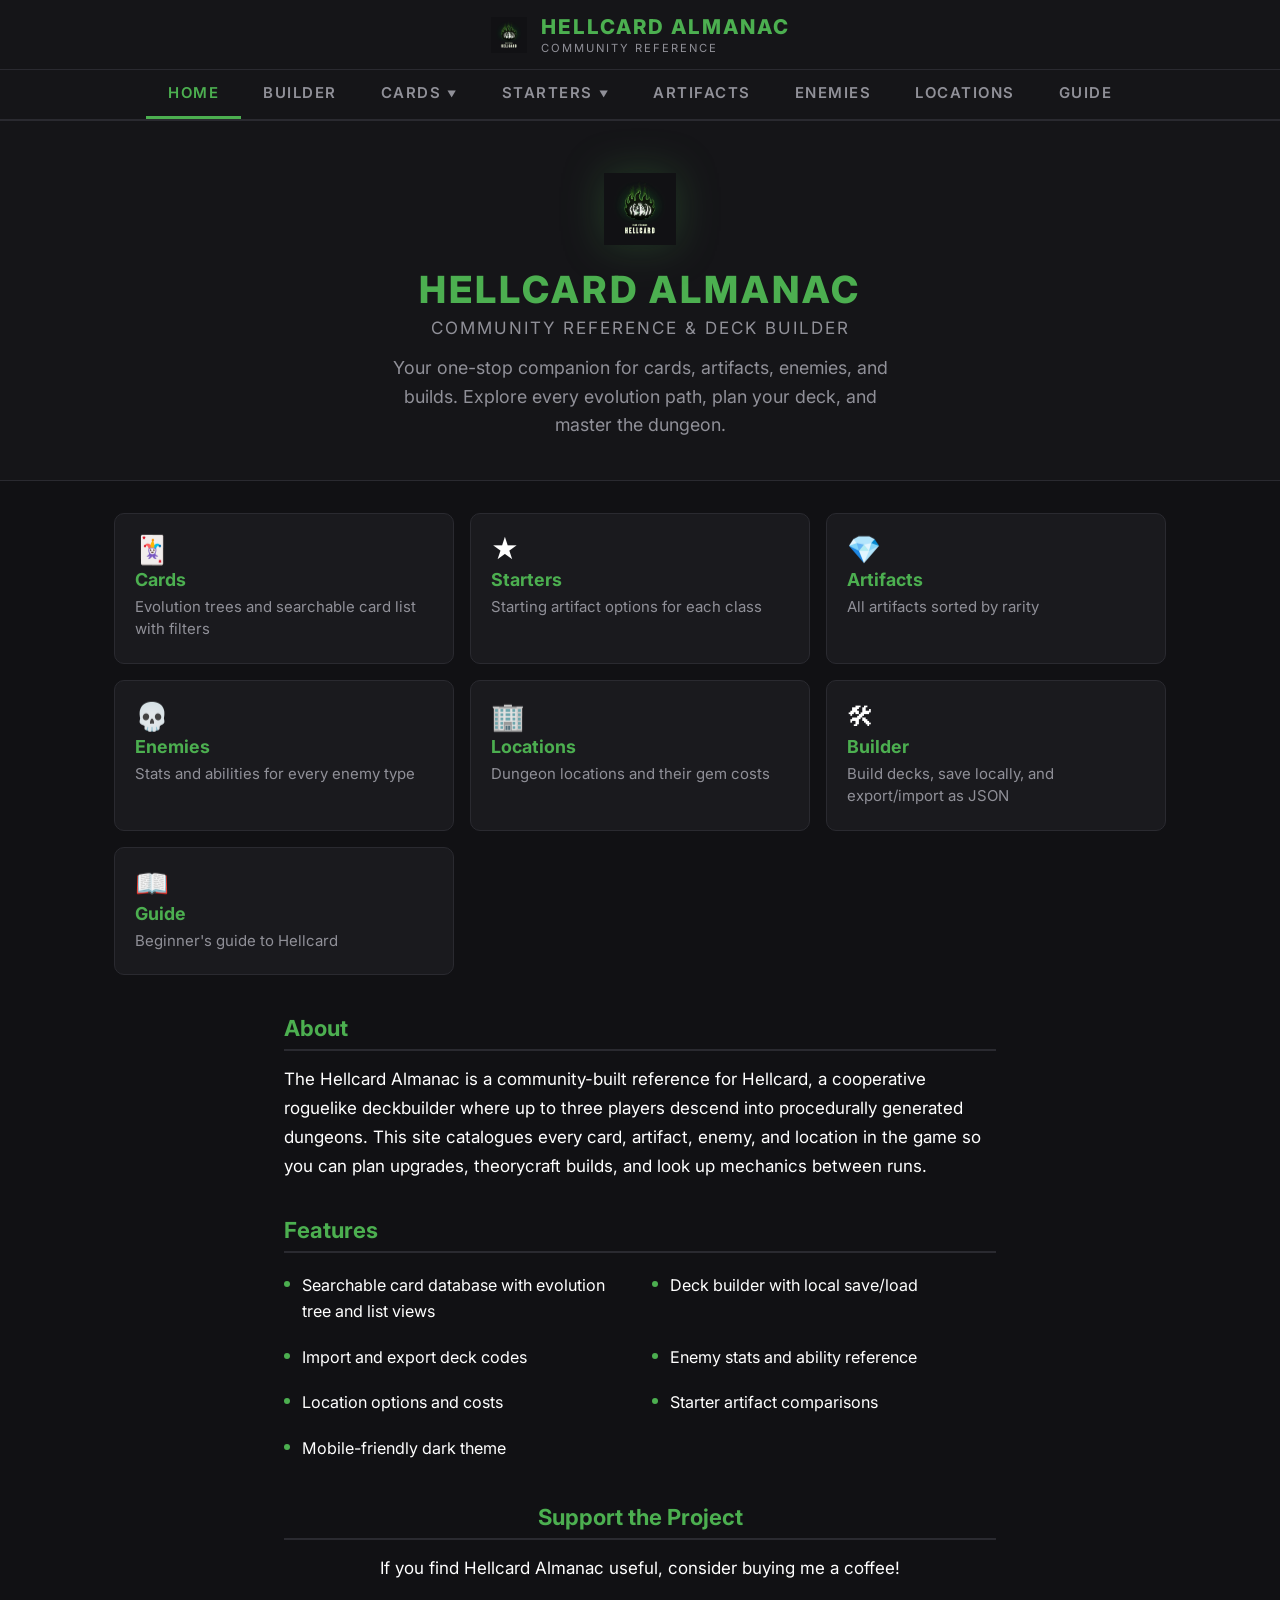
<file: index.html>
<!DOCTYPE html>
<html lang="en">
<head>
<!-- Google tag (gtag.js) -->
<script async src="https://www.googletagmanager.com/gtag/js?id=G-T2G1HYB2GW"></script>
<script>
  window.dataLayer = window.dataLayer || [];
  function gtag(){dataLayer.push(arguments);}
  gtag('js', new Date());
  gtag('config', 'G-T2G1HYB2GW');
</script>
<meta charset="UTF-8">
<meta name="viewport" content="width=device-width, initial-scale=1.0">
<meta name="theme-color" content="#4caf50">
<meta name="apple-mobile-web-app-capable" content="yes">
<meta name="apple-mobile-web-app-status-bar-style" content="black-translucent">
<meta name="apple-mobile-web-app-title" content="Hellcard">
<link rel="manifest" href="manifest.json">
<link rel="apple-touch-icon" href="icon-192.png">
<title>Hellcard Almanac</title>
<link rel="icon" type="image/png" href="icon-192.png">
<link rel="stylesheet" href="header.css?v=4">
<style>
  /* === HERO === */
  .hero {
    text-align: center;
    padding: 52px 24px 40px;
    border-bottom: 1px solid var(--border);
    background: var(--bg-panel);
  }
  .hero-logo {
    height: 72px;
    width: auto;
    margin-bottom: 18px;
    filter: drop-shadow(0 0 20px rgba(76, 175, 80, 0.25));
  }
  .hero-title {
    font-size: 2.2em;
    font-weight: 800;
    letter-spacing: 3px;
    color: var(--accent);
    margin-bottom: 6px;
  }
  .hero-subtitle {
    font-size: 1em;
    font-weight: 400;
    letter-spacing: 2px;
    color: var(--text-dim);
    text-transform: uppercase;
    margin-bottom: 16px;
  }
  .hero-tagline {
    font-size: 1.05em;
    color: var(--text-dim);
    max-width: 520px;
    margin: 0 auto;
    line-height: 1.6;
  }

  /* === NAV CARDS GRID === */
  .nav-cards {
    display: grid;
    grid-template-columns: repeat(auto-fill, minmax(260px, 1fr));
    gap: 16px;
    max-width: 1100px;
    margin: 0 auto;
    padding: 32px 24px 0;
  }
  .nav-card {
    display: flex;
    flex-direction: column;
    gap: 6px;
    padding: 22px 20px;
    background: var(--bg-card);
    border: 1px solid var(--border);
    border-radius: 10px;
    text-decoration: none;
    color: inherit;
    transition: border-color 0.2s, transform 0.2s;
  }
  .nav-card:hover {
    transform: translateY(-2px);
    border-color: rgba(76, 175, 80, 0.4);
  }
  .nav-card-icon {
    font-size: 1.6em;
    line-height: 1;
  }
  .nav-card-name {
    font-size: 1.05em;
    font-weight: 700;
    color: var(--accent);
  }
  .nav-card-desc {
    font-size: 0.88em;
    color: var(--text-dim);
    line-height: 1.5;
  }

  /* === ABOUT & FEATURES === */
  .home-content {
    max-width: 760px;
    margin: 0 auto;
    padding: 40px 24px 56px;
  }
  .home-section {
    margin-bottom: 36px;
  }
  .home-section h2 {
    font-size: 1.3em;
    font-weight: 700;
    color: var(--accent);
    margin-bottom: 14px;
    padding-bottom: 8px;
    border-bottom: 2px solid var(--border);
  }
  .home-section p {
    line-height: 1.7;
    color: var(--text);
    margin-bottom: 10px;
  }
  .features-list {
    list-style: none;
    padding: 0;
    display: grid;
    grid-template-columns: 1fr 1fr;
    gap: 8px 24px;
  }
  .features-list li {
    padding: 6px 0 6px 18px;
    position: relative;
    line-height: 1.6;
    font-size: 0.95em;
    color: var(--text);
  }
  .features-list li::before {
    content: '';
    position: absolute;
    left: 0;
    top: 14px;
    width: 6px;
    height: 6px;
    border-radius: 50%;
    background: var(--accent);
  }

  /* === KO-FI EMBED === */
  .kofi-section { text-align: center; }
  .kofi-desc { color: var(--text-dim); margin-bottom: 16px; }
  .kofi-container {
    overflow: hidden; max-width: 400px; margin: 0 auto;
    border-radius: 10px; height: 510px;
  }
  .kofi-container iframe {
    border: none; width: 100%; height: 712px; background: transparent;
  }

  @media (max-width: 600px) {
    .hero-title { font-size: 1.6em; }
    .nav-cards { grid-template-columns: 1fr; }
    .features-list { grid-template-columns: 1fr; }
  }
</style>
<script async src="https://pagead2.googlesyndication.com/pagead/js/adsbygoogle.js?client=ca-pub-8683615884499373" crossorigin="anonymous"></script>
</head>
<body>

<div id="site-header"></div>

<!-- Hero -->
<div class="hero">
  <img class="hero-logo" src="icon-512.png" alt="Hellcard logo">
  <div class="hero-title">HELLCARD ALMANAC</div>
  <div class="hero-subtitle">Community Reference &amp; Deck Builder</div>
  <p class="hero-tagline">Your one-stop companion for cards, artifacts, enemies, and builds. Explore every evolution path, plan your deck, and master the dungeon.</p>
</div>

<!-- Navigation Cards -->
<div class="nav-cards">
  <a class="nav-card" href="cards.html">
    <span class="nav-card-icon">&#127183;</span>
    <span class="nav-card-name">Cards</span>
    <span class="nav-card-desc">Evolution trees and searchable card list with filters</span>
  </a>
  <a class="nav-card" href="starter_artifacts.html">
    <span class="nav-card-icon">&#9733;</span>
    <span class="nav-card-name">Starters</span>
    <span class="nav-card-desc">Starting artifact options for each class</span>
  </a>
  <a class="nav-card" href="artifacts.html">
    <span class="nav-card-icon">&#128142;</span>
    <span class="nav-card-name">Artifacts</span>
    <span class="nav-card-desc">All artifacts sorted by rarity</span>
  </a>
  <a class="nav-card" href="enemies.html">
    <span class="nav-card-icon">&#128128;</span>
    <span class="nav-card-name">Enemies</span>
    <span class="nav-card-desc">Stats and abilities for every enemy type</span>
  </a>
  <a class="nav-card" href="locations.html">
    <span class="nav-card-icon">&#127970;</span>
    <span class="nav-card-name">Locations</span>
    <span class="nav-card-desc">Dungeon locations and their gem costs</span>
  </a>
  <a class="nav-card" href="deckbuilder.html">
    <span class="nav-card-icon">&#128736;</span>
    <span class="nav-card-name">Builder</span>
    <span class="nav-card-desc">Build decks, save locally, and export/import as JSON</span>
  </a>
  <a class="nav-card" href="guide.html">
    <span class="nav-card-icon">&#128214;</span>
    <span class="nav-card-name">Guide</span>
    <span class="nav-card-desc">Beginner's guide to Hellcard</span>
  </a>
</div>

<!-- About & Features -->
<div class="home-content">
  <div class="home-section">
    <h2>About</h2>
    <p>The Hellcard Almanac is a community-built reference for Hellcard, a cooperative roguelike deckbuilder where up to three players descend into procedurally generated dungeons. This site catalogues every card, artifact, enemy, and location in the game so you can plan upgrades, theorycraft builds, and look up mechanics between runs.</p>
  </div>

  <div class="home-section">
    <h2>Features</h2>
    <ul class="features-list">
      <li>Searchable card database with evolution tree and list views</li>
      <li>Deck builder with local save/load</li>
      <li>Import and export deck codes</li>
      <li>Enemy stats and ability reference</li>
      <li>Location options and costs</li>
      <li>Starter artifact comparisons</li>
      <li>Mobile-friendly dark theme</li>
    </ul>
  </div>

<div class="home-section kofi-section">
  <h2>Support the Project</h2>
  <p class="kofi-desc">If you find Hellcard Almanac useful, consider buying me a coffee!</p>
  <div class="kofi-container"><iframe id='kofiframe' src='https://ko-fi.com/burgi/?hidefeed=true&widget=true&embed=true&preview=true' title='burgi'></iframe></div>
</div>
</div>

<script src="header.js?v=4"></script>
<script type='text/javascript' src='https://storage.ko-fi.com/cdn/widget/Widget_2.js'></script><script type='text/javascript'>kofiwidget2.init('Support me on Ko-fi', '#4caf50', 'C1C11ZMZ2C');kofiwidget2.draw();</script>
<script>if('serviceWorker' in navigator) navigator.serviceWorker.register('/sw.js');</script>
</body>
</html>
</file>
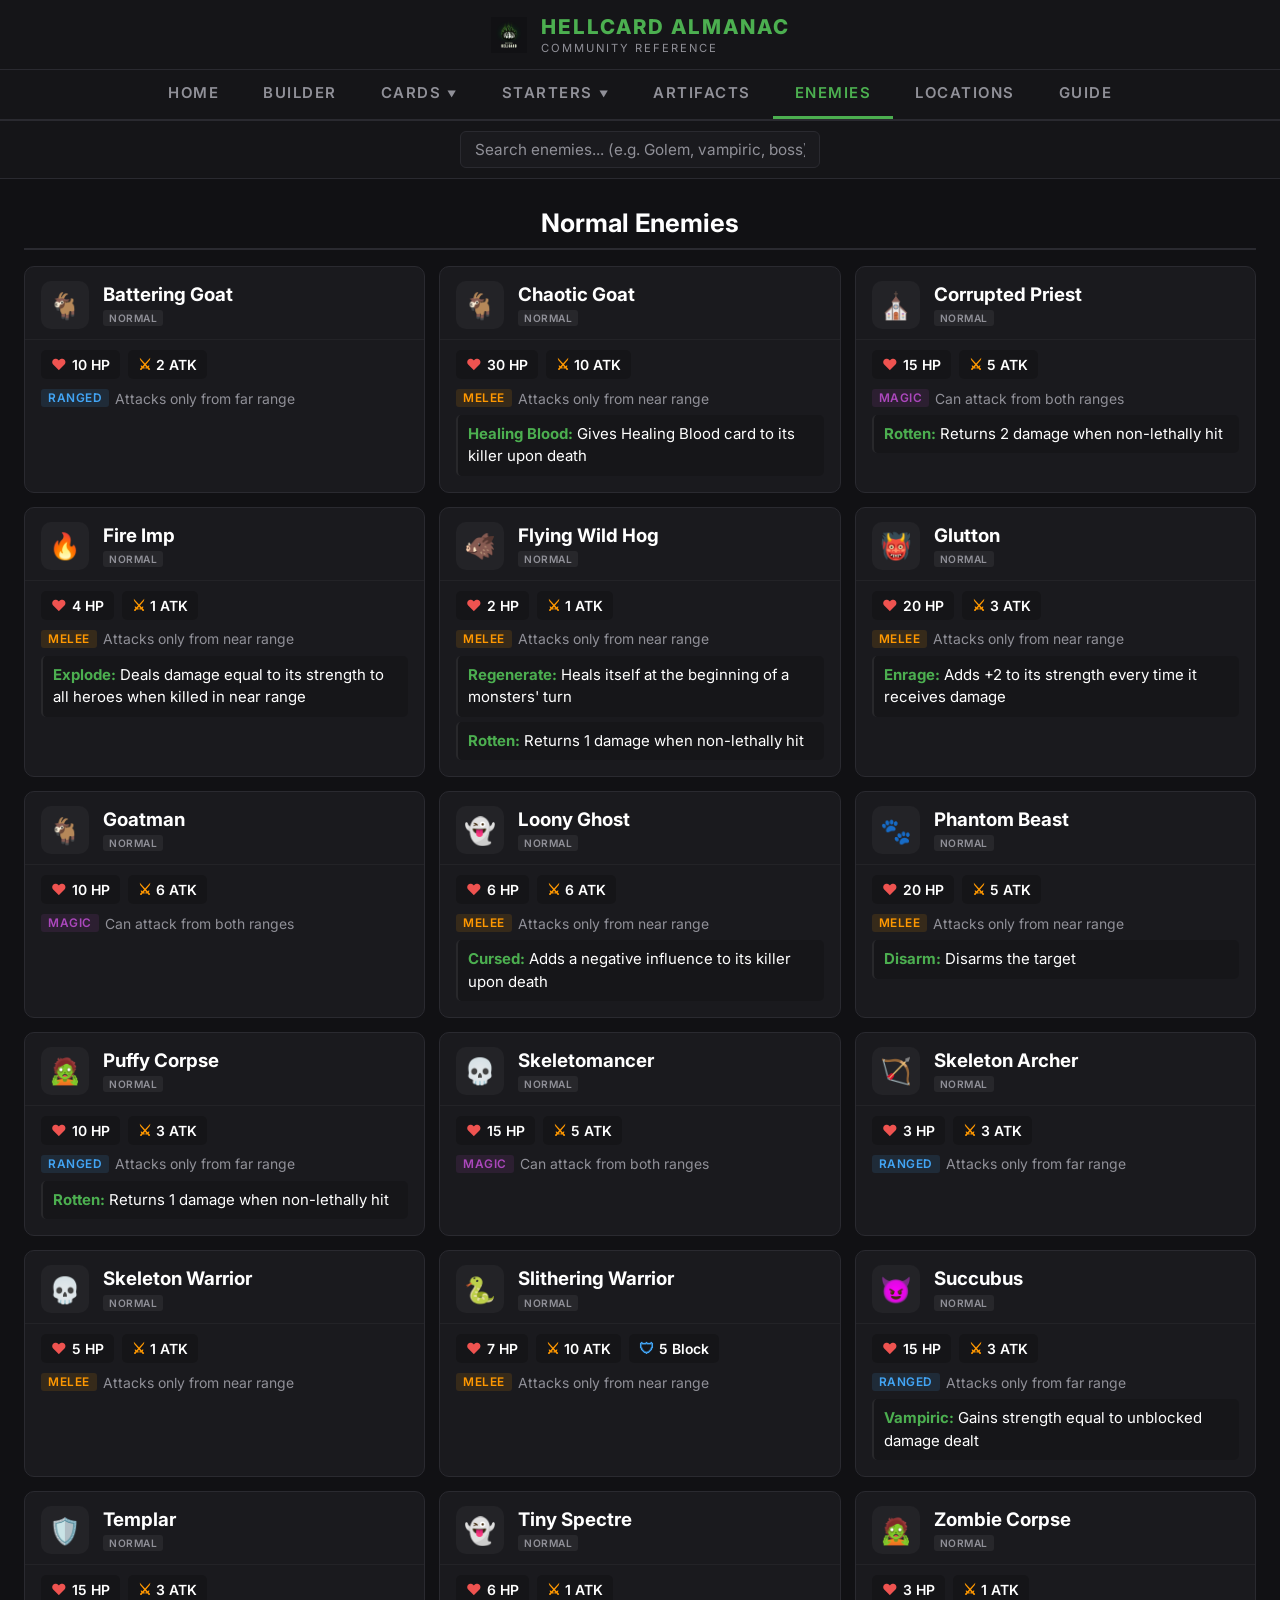
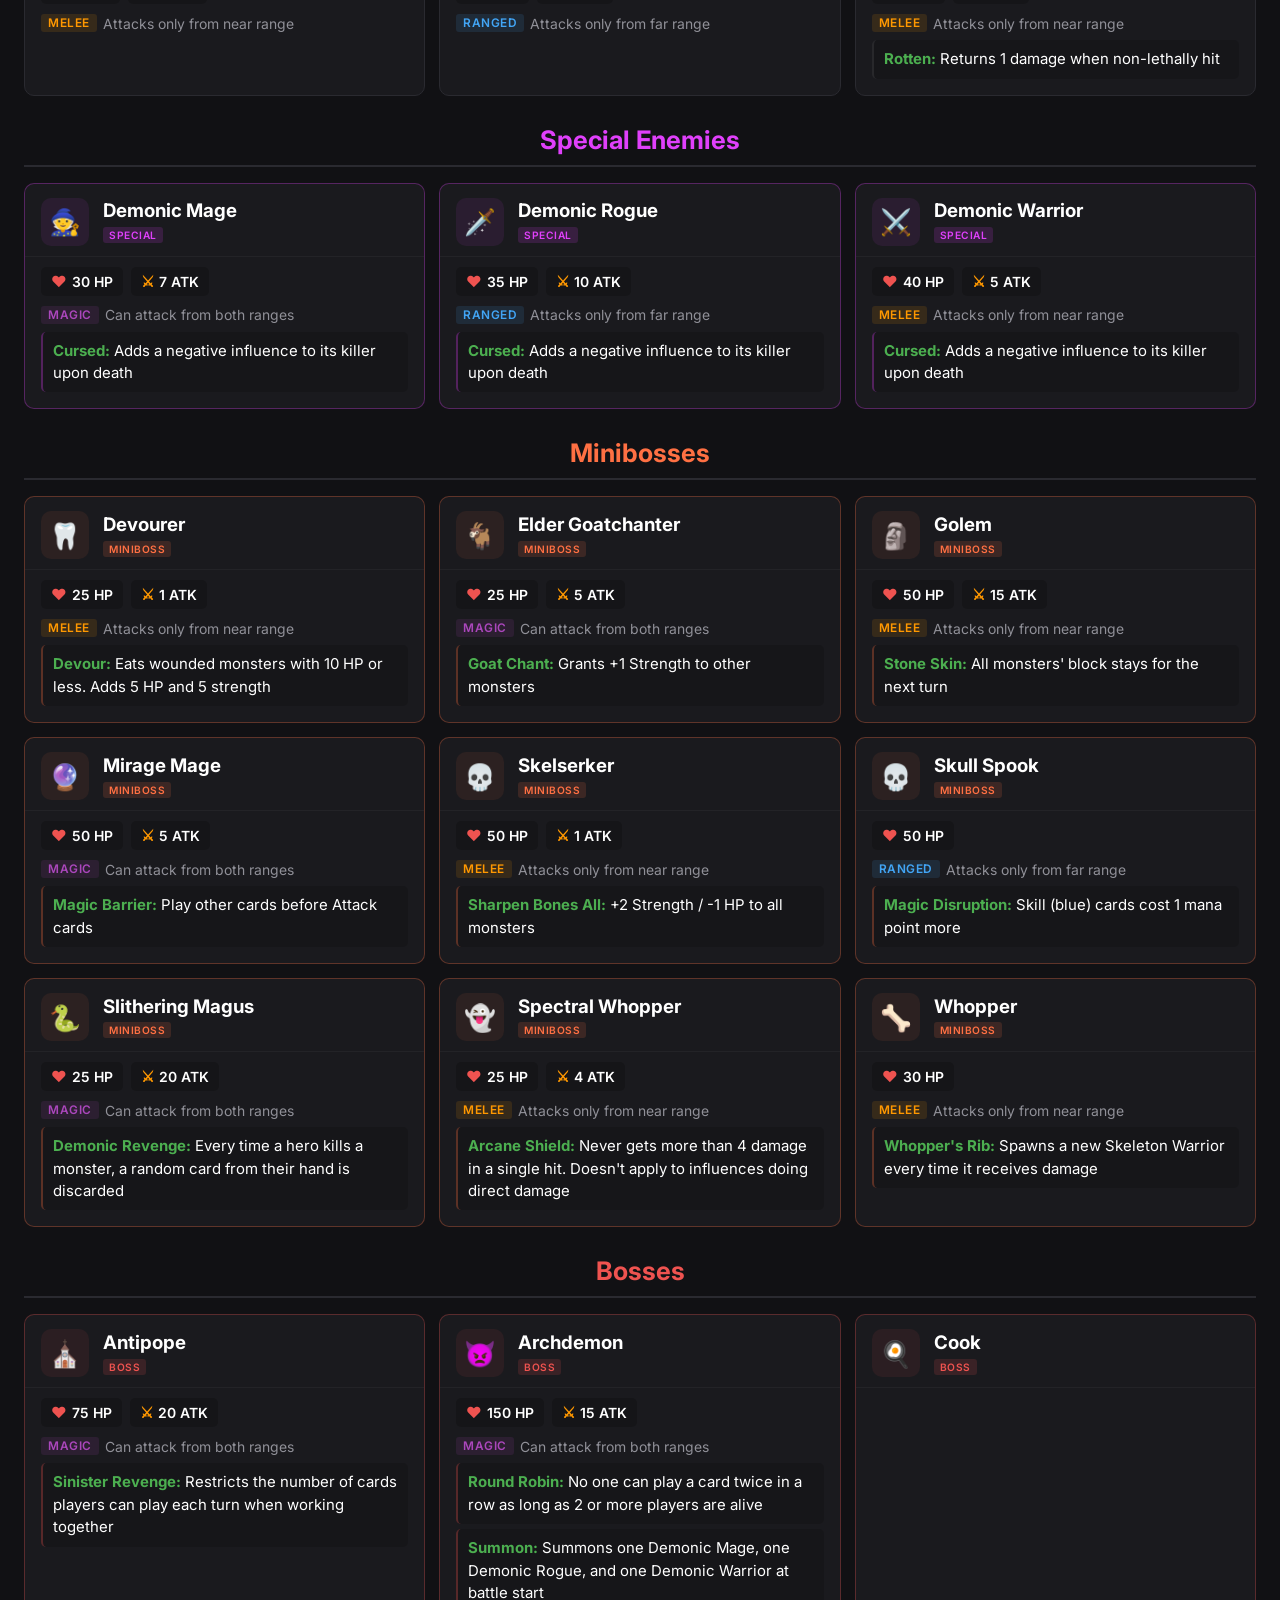
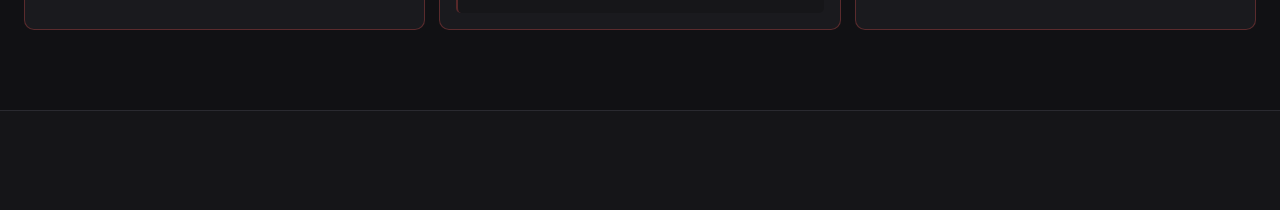
<file: enemies.html>
<!DOCTYPE html>
<html lang="en">
<head>
<!-- Google tag (gtag.js) -->
<script async src="https://www.googletagmanager.com/gtag/js?id=G-T2G1HYB2GW"></script>
<script>
  window.dataLayer = window.dataLayer || [];
  function gtag(){dataLayer.push(arguments);}
  gtag('js', new Date());
  gtag('config', 'G-T2G1HYB2GW');
</script>
<meta charset="UTF-8">
<meta name="viewport" content="width=device-width, initial-scale=1.0">
<meta name="theme-color" content="#4caf50">
<meta name="apple-mobile-web-app-capable" content="yes">
<meta name="apple-mobile-web-app-status-bar-style" content="black-translucent">
<meta name="apple-mobile-web-app-title" content="Hellcard">
<link rel="manifest" href="manifest.json">
<link rel="apple-touch-icon" href="icon-192.png">
<title>Hellcard Almanac - Enemies</title>
<link rel="icon" type="image/png" href="icon-192.png">
<link rel="stylesheet" href="header.css?v=4">
<link rel="stylesheet" href="search-enhance.css?v=1">
<style>
  .section-title.normal { color: var(--text); }
  .section-title.special { color: #e040fb; }
  .section-title.miniboss { color: #ff7043; }
  .section-title.boss { color: #ef5350; }

  .enemy-grid {
    display: grid;
    grid-template-columns: repeat(auto-fill, minmax(340px, 1fr));
    gap: 14px;
  }

  .enemy-card {
    border-radius: 10px; border: 1px solid var(--border);
    background: var(--bg-card); overflow: hidden;
    transition: transform 0.15s, border-color 0.15s;
  }
  .enemy-card:hover {
    transform: translateY(-2px);
    border-color: rgba(76, 175, 80, 0.4);
  }
  .enemy-card.special { border-color: rgba(224, 64, 251, 0.3); }
  .enemy-card.special:hover { border-color: #e040fb; }
  .enemy-card.miniboss { border-color: rgba(255, 112, 67, 0.3); }
  .enemy-card.miniboss:hover { border-color: #ff7043; }
  .enemy-card.boss { border-color: rgba(239, 83, 80, 0.3); }
  .enemy-card.boss:hover { border-color: #ef5350; }
  .enemy-card.hidden { display: none; }

  .enemy-header {
    display: flex; align-items: center; gap: 14px;
    padding: 14px 16px 10px;
    border-bottom: 1px solid rgba(255,255,255,0.04);
  }

  .enemy-icon {
    width: 48px; height: 48px; border-radius: 10px;
    background: rgba(255,255,255,0.04); display: flex; align-items: center;
    justify-content: center; font-size: 1.5em; flex-shrink: 0;
  }
  .enemy-card.special .enemy-icon { background: rgba(224, 64, 251, 0.08); }
  .enemy-card.miniboss .enemy-icon { background: rgba(255, 112, 67, 0.08); }
  .enemy-card.boss .enemy-icon { background: rgba(239, 83, 80, 0.08); }

  .enemy-title-area { flex: 1; min-width: 0; }

  .enemy-name {
    font-weight: 700; font-size: 1.1em; line-height: 1.2;
  }
  .enemy-card.boss .enemy-name,
  .enemy-card.miniboss .enemy-name,
  .enemy-card.special .enemy-name { color: #ffffff; }

  .enemy-type-badge {
    display: inline-block; font-size: 0.6em; font-weight: 600;
    text-transform: uppercase; letter-spacing: 0.5px;
    padding: 2px 6px; border-radius: 3px; margin-top: 3px;
  }
  .badge-normal { background: rgba(255,255,255,0.06); color: var(--text-dim); }
  .badge-special { background: rgba(224, 64, 251, 0.15); color: #e040fb; }
  .badge-miniboss { background: rgba(255, 112, 67, 0.15); color: #ff7043; }
  .badge-boss { background: rgba(239, 83, 80, 0.15); color: #ef5350; }

  .enemy-body {
    padding: 10px 16px 16px;
  }

  .enemy-stats {
    display: flex; gap: 8px; margin-bottom: 10px; flex-wrap: wrap;
  }
  .stat {
    display: flex; align-items: center; gap: 5px;
    background: rgba(0,0,0,0.2); border-radius: 5px;
    padding: 5px 10px; font-size: 0.82em; font-weight: 600;
  }
  .stat-icon { font-size: 1.1em; }
  .stat-hp { color: #ef5350; }
  .stat-atk { color: #ff9800; }
  .stat-block { color: #42a5f5; }

  .enemy-range {
    font-size: 0.82em; color: var(--text-dim); margin-bottom: 8px;
    display: flex; align-items: center; gap: 6px;
  }
  .range-tag {
    display: inline-block; font-size: 0.85em; font-weight: 600;
    text-transform: uppercase; letter-spacing: 0.5px;
    padding: 2px 7px; border-radius: 3px;
  }
  .range-melee { background: rgba(255, 152, 0, 0.12); color: #ff9800; }
  .range-ranged { background: rgba(66, 165, 245, 0.12); color: #42a5f5; }
  .range-magic { background: rgba(171, 71, 188, 0.12); color: #ab47bc; }

  .enemy-ability {
    padding: 8px 10px; font-size: 0.88em; line-height: 1.5;
    color: var(--text); background: rgba(0,0,0,0.15);
    border-radius: 5px; border-left: 2px solid rgba(255,255,255,0.08);
    margin-bottom: 5px;
  }
  .enemy-card.special .enemy-ability { border-left-color: rgba(224, 64, 251, 0.3); }
  .enemy-card.miniboss .enemy-ability { border-left-color: rgba(255, 112, 67, 0.3); }
  .enemy-card.boss .enemy-ability { border-left-color: rgba(239, 83, 80, 0.3); }
  .enemy-ability:last-child { margin-bottom: 0; }

  .ability-name {
    font-weight: 700; color: var(--legendary);
  }

  @media (max-width: 720px) {
    .enemy-grid {
      grid-template-columns: 1fr;
    }
  }
</style>
<script async src="https://pagead2.googlesyndication.com/pagead/js/adsbygoogle.js?client=ca-pub-8683615884499373" crossorigin="anonymous"></script>
</head>
<body>

<div id="site-header">
  <div class="search-bar">
    <input type="text" id="searchInput" placeholder="Search enemies... (e.g. Golem, vampiric, boss)">
  </div>
</div>
<script src="header.js?v=4"></script>


<div class="content-area" id="enemy-content"></div>
<div class="no-results" id="noResults">No enemies match your search.</div>

<script>
const ENEMIES = {
  normal: [
    { name: "Battering Goat", icon: "🐐", hp: 10, atk: 2, block: 0, range: "Ranged", rangeDesc: "Attacks only from far range", abilities: [] },
    { name: "Chaotic Goat", icon: "🐐", hp: 30, atk: 10, block: 0, range: "Melee", rangeDesc: "Attacks only from near range", abilities: [{ name: "Healing Blood", desc: "Gives Healing Blood card to its killer upon death" }] },
    { name: "Corrupted Priest", icon: "⛪", hp: 15, atk: 5, block: 0, range: "Magic", rangeDesc: "Can attack from both ranges", abilities: [{ name: "Rotten", desc: "Returns 2 damage when non-lethally hit" }] },
    { name: "Fire Imp", icon: "🔥", hp: 4, atk: 1, block: 0, range: "Melee", rangeDesc: "Attacks only from near range", abilities: [{ name: "Explode", desc: "Deals damage equal to its strength to all heroes when killed in near range" }] },
    { name: "Flying Wild Hog", icon: "🐗", hp: 2, atk: 1, block: 0, range: "Melee", rangeDesc: "Attacks only from near range", abilities: [{ name: "Regenerate", desc: "Heals itself at the beginning of a monsters' turn" }, { name: "Rotten", desc: "Returns 1 damage when non-lethally hit" }] },
    { name: "Glutton", icon: "👹", hp: 20, atk: 3, block: 0, range: "Melee", rangeDesc: "Attacks only from near range", abilities: [{ name: "Enrage", desc: "Adds +2 to its strength every time it receives damage" }] },
    { name: "Goatman", icon: "🐐", hp: 10, atk: 6, block: 0, range: "Magic", rangeDesc: "Can attack from both ranges", abilities: [] },
    { name: "Loony Ghost", icon: "👻", hp: 6, atk: 6, block: 0, range: "Melee", rangeDesc: "Attacks only from near range", abilities: [{ name: "Cursed", desc: "Adds a negative influence to its killer upon death" }] },
    { name: "Phantom Beast", icon: "🐾", hp: 20, atk: 5, block: 0, range: "Melee", rangeDesc: "Attacks only from near range", abilities: [{ name: "Disarm", desc: "Disarms the target" }] },
    { name: "Puffy Corpse", icon: "🧟", hp: 10, atk: 3, block: 0, range: "Ranged", rangeDesc: "Attacks only from far range", abilities: [{ name: "Rotten", desc: "Returns 1 damage when non-lethally hit" }] },
    { name: "Skeletomancer", icon: "💀", hp: 15, atk: 5, block: 0, range: "Magic", rangeDesc: "Can attack from both ranges", abilities: [] },
    { name: "Skeleton Archer", icon: "🏹", hp: 3, atk: 3, block: 0, range: "Ranged", rangeDesc: "Attacks only from far range", abilities: [] },
    { name: "Skeleton Warrior", icon: "💀", hp: 5, atk: 1, block: 0, range: "Melee", rangeDesc: "Attacks only from near range", abilities: [] },
    { name: "Slithering Warrior", icon: "🐍", hp: 7, atk: 10, block: 5, range: "Melee", rangeDesc: "Attacks only from near range", abilities: [] },
    { name: "Succubus", icon: "😈", hp: 15, atk: 3, block: 0, range: "Ranged", rangeDesc: "Attacks only from far range", abilities: [{ name: "Vampiric", desc: "Gains strength equal to unblocked damage dealt" }] },
    { name: "Templar", icon: "🛡️", hp: 15, atk: 3, block: 0, range: "Melee", rangeDesc: "Attacks only from near range", abilities: [] },
    { name: "Tiny Spectre", icon: "👻", hp: 6, atk: 1, block: 0, range: "Ranged", rangeDesc: "Attacks only from far range", abilities: [] },
    { name: "Zombie Corpse", icon: "🧟", hp: 3, atk: 1, block: 0, range: "Melee", rangeDesc: "Attacks only from near range", abilities: [{ name: "Rotten", desc: "Returns 1 damage when non-lethally hit" }] }
  ],
  special: [
    { name: "Demonic Mage", icon: "🧙", hp: 30, atk: 7, block: 0, range: "Magic", rangeDesc: "Can attack from both ranges", abilities: [{ name: "Cursed", desc: "Adds a negative influence to its killer upon death" }] },
    { name: "Demonic Rogue", icon: "🗡️", hp: 35, atk: 10, block: 0, range: "Ranged", rangeDesc: "Attacks only from far range", abilities: [{ name: "Cursed", desc: "Adds a negative influence to its killer upon death" }] },
    { name: "Demonic Warrior", icon: "⚔️", hp: 40, atk: 5, block: 0, range: "Melee", rangeDesc: "Attacks only from near range", abilities: [{ name: "Cursed", desc: "Adds a negative influence to its killer upon death" }] }
  ],
  miniboss: [
    { name: "Devourer", icon: "🦷", hp: 25, atk: 1, block: 0, range: "Melee", rangeDesc: "Attacks only from near range", abilities: [{ name: "Devour", desc: "Eats wounded monsters with 10 HP or less. Adds 5 HP and 5 strength" }] },
    { name: "Elder Goatchanter", icon: "🐐", hp: 25, atk: 5, block: 0, range: "Magic", rangeDesc: "Can attack from both ranges", abilities: [{ name: "Goat Chant", desc: "Grants +1 Strength to other monsters" }] },
    { name: "Golem", icon: "🗿", hp: 50, atk: 15, block: 0, range: "Melee", rangeDesc: "Attacks only from near range", abilities: [{ name: "Stone Skin", desc: "All monsters' block stays for the next turn" }] },
    { name: "Mirage Mage", icon: "🔮", hp: 50, atk: 5, block: 0, range: "Magic", rangeDesc: "Can attack from both ranges", abilities: [{ name: "Magic Barrier", desc: "Play other cards before Attack cards" }] },
    { name: "Skelserker", icon: "💀", hp: 50, atk: 1, block: 0, range: "Melee", rangeDesc: "Attacks only from near range", abilities: [{ name: "Sharpen Bones All", desc: "+2 Strength / -1 HP to all monsters" }] },
    { name: "Skull Spook", icon: "💀", hp: 50, atk: null, block: 0, range: "Ranged", rangeDesc: "Attacks only from far range", abilities: [{ name: "Magic Disruption", desc: "Skill (blue) cards cost 1 mana point more" }] },
    { name: "Slithering Magus", icon: "🐍", hp: 25, atk: 20, block: 0, range: "Magic", rangeDesc: "Can attack from both ranges", abilities: [{ name: "Demonic Revenge", desc: "Every time a hero kills a monster, a random card from their hand is discarded" }] },
    { name: "Spectral Whopper", icon: "👻", hp: 25, atk: 4, block: 0, range: "Melee", rangeDesc: "Attacks only from near range", abilities: [{ name: "Arcane Shield", desc: "Never gets more than 4 damage in a single hit. Doesn't apply to influences doing direct damage" }] },
    { name: "Whopper", icon: "🦴", hp: 30, atk: null, block: 0, range: "Melee", rangeDesc: "Attacks only from near range", abilities: [{ name: "Whopper's Rib", desc: "Spawns a new Skeleton Warrior every time it receives damage" }] }
  ],
  boss: [
    { name: "Antipope", icon: "⛪", hp: 75, atk: 20, block: 0, range: "Magic", rangeDesc: "Can attack from both ranges", abilities: [{ name: "Sinister Revenge", desc: "Restricts the number of cards players can play each turn when working together" }] },
    { name: "Archdemon", icon: "👿", hp: 150, atk: 15, block: 0, range: "Magic", rangeDesc: "Can attack from both ranges", abilities: [{ name: "Round Robin", desc: "No one can play a card twice in a row as long as 2 or more players are alive" }, { name: "Summon", desc: "Summons one Demonic Mage, one Demonic Rogue, and one Demonic Warrior at battle start" }] },
    { name: "Cook", icon: "🍳", hp: null, atk: null, block: null, range: null, rangeDesc: null, abilities: [] }
  ]
};

const CATEGORY_META = {
  normal: { label: "Normal Enemies", cls: "normal" },
  special: { label: "Special Enemies", cls: "special" },
  miniboss: { label: "Minibosses", cls: "miniboss" },
  boss: { label: "Bosses", cls: "boss" }
};

function buildPage() {
  const container = document.getElementById('enemy-content');
  let html = '';

  for (const [cat, enemies] of Object.entries(ENEMIES)) {
    const meta = CATEGORY_META[cat];
    html += `<h2 class="section-title ${meta.cls}">${meta.label}</h2>`;
    html += '<div class="enemy-grid">';
    for (const e of enemies) {
      html += createEnemyCard(e, cat);
    }
    html += '</div>';
  }

  container.innerHTML = html;
}

function createEnemyCard(e, cat) {
  const badgeCls = 'badge-' + cat;
  const badgeText = cat.charAt(0).toUpperCase() + cat.slice(1);

  let statsHtml = '';
  if (e.hp !== null) statsHtml += `<div class="stat"><span class="stat-icon stat-hp">&#10084;</span> ${e.hp} HP</div>`;
  if (e.atk !== null) statsHtml += `<div class="stat"><span class="stat-icon stat-atk">&#9876;</span> ${e.atk} ATK</div>`;
  if (e.block) statsHtml += `<div class="stat"><span class="stat-icon stat-block">&#128737;</span> ${e.block} Block</div>`;

  let rangeHtml = '';
  if (e.range) {
    const rangeCls = 'range-' + e.range.toLowerCase();
    rangeHtml = `<div class="enemy-range"><span class="range-tag ${rangeCls}">${e.range}</span> ${e.rangeDesc}</div>`;
  }

  let abilitiesHtml = '';
  for (const a of e.abilities) {
    abilitiesHtml += `<div class="enemy-ability"><span class="ability-name">${a.name}:</span> ${a.desc}</div>`;
  }

  const searchData = [e.name, e.range, e.rangeDesc, ...e.abilities.map(a => a.name + ' ' + a.desc)].filter(Boolean).join(' ').toLowerCase();

  return `
    <div class="enemy-card ${cat}" data-name="${e.name.toLowerCase()}" data-search="${searchData}">
      <div class="enemy-header">
        <div class="enemy-icon">${e.icon}</div>
        <div class="enemy-title-area">
          <div class="enemy-name">${e.name}</div>
          <span class="enemy-type-badge ${badgeCls}">${badgeText}</span>
        </div>
      </div>
      <div class="enemy-body">
        <div class="enemy-stats">${statsHtml}</div>
        ${rangeHtml}
        ${abilitiesHtml}
      </div>
    </div>
  `;
}

document.getElementById('searchInput').addEventListener('input', function() {
  const query = this.value.toLowerCase().trim();
  const allCards = document.querySelectorAll('.enemy-card');
  const allTitles = document.querySelectorAll('.section-title');
  let anyVisible = false;

  if (!query) {
    allCards.forEach(c => c.classList.remove('hidden'));
    allTitles.forEach(t => t.style.display = '');
    document.getElementById('noResults').style.display = 'none';
    return;
  }

  const catVisible = { normal: false, special: false, miniboss: false, boss: false };

  allCards.forEach(card => {
    const match = card.dataset.search.includes(query);
    card.classList.toggle('hidden', !match);
    if (match) {
      anyVisible = true;
      for (const cat of Object.keys(catVisible)) {
        if (card.classList.contains(cat)) catVisible[cat] = true;
      }
    }
  });

  allTitles.forEach(t => {
    for (const cat of Object.keys(catVisible)) {
      if (t.classList.contains(cat)) {
        t.style.display = catVisible[cat] ? '' : 'none';
      }
    }
  });

  document.getElementById('noResults').style.display = anyVisible ? 'none' : 'block';
});

buildPage();
</script>
<script src="search-enhance.js?v=1"></script>
<script>
createSearchEnhancer({
  inputId: 'searchInput',
  getItems: function() { return document.querySelectorAll('.enemy-card:not(.hidden)'); },
  matchFn: function(el, query) { return el.dataset.search.includes(query); }
});
</script>
<div class="ad-slot ad-bottom">
  <ins class="adsbygoogle" style="display:block" data-ad-client="ca-pub-8683615884499373" data-ad-slot="" data-ad-format="horizontal" data-full-width-responsive="true"></ins>
  <script>(adsbygoogle = window.adsbygoogle || []).push({});</script>
</div>

<script type='text/javascript' src='https://storage.ko-fi.com/cdn/widget/Widget_2.js'></script><script type='text/javascript'>kofiwidget2.init('Support me on Ko-fi', '#4caf50', 'C1C11ZMZ2C');kofiwidget2.draw();</script>
<script>if('serviceWorker' in navigator) navigator.serviceWorker.register('/sw.js');</script>
</body>
</html>
</file>
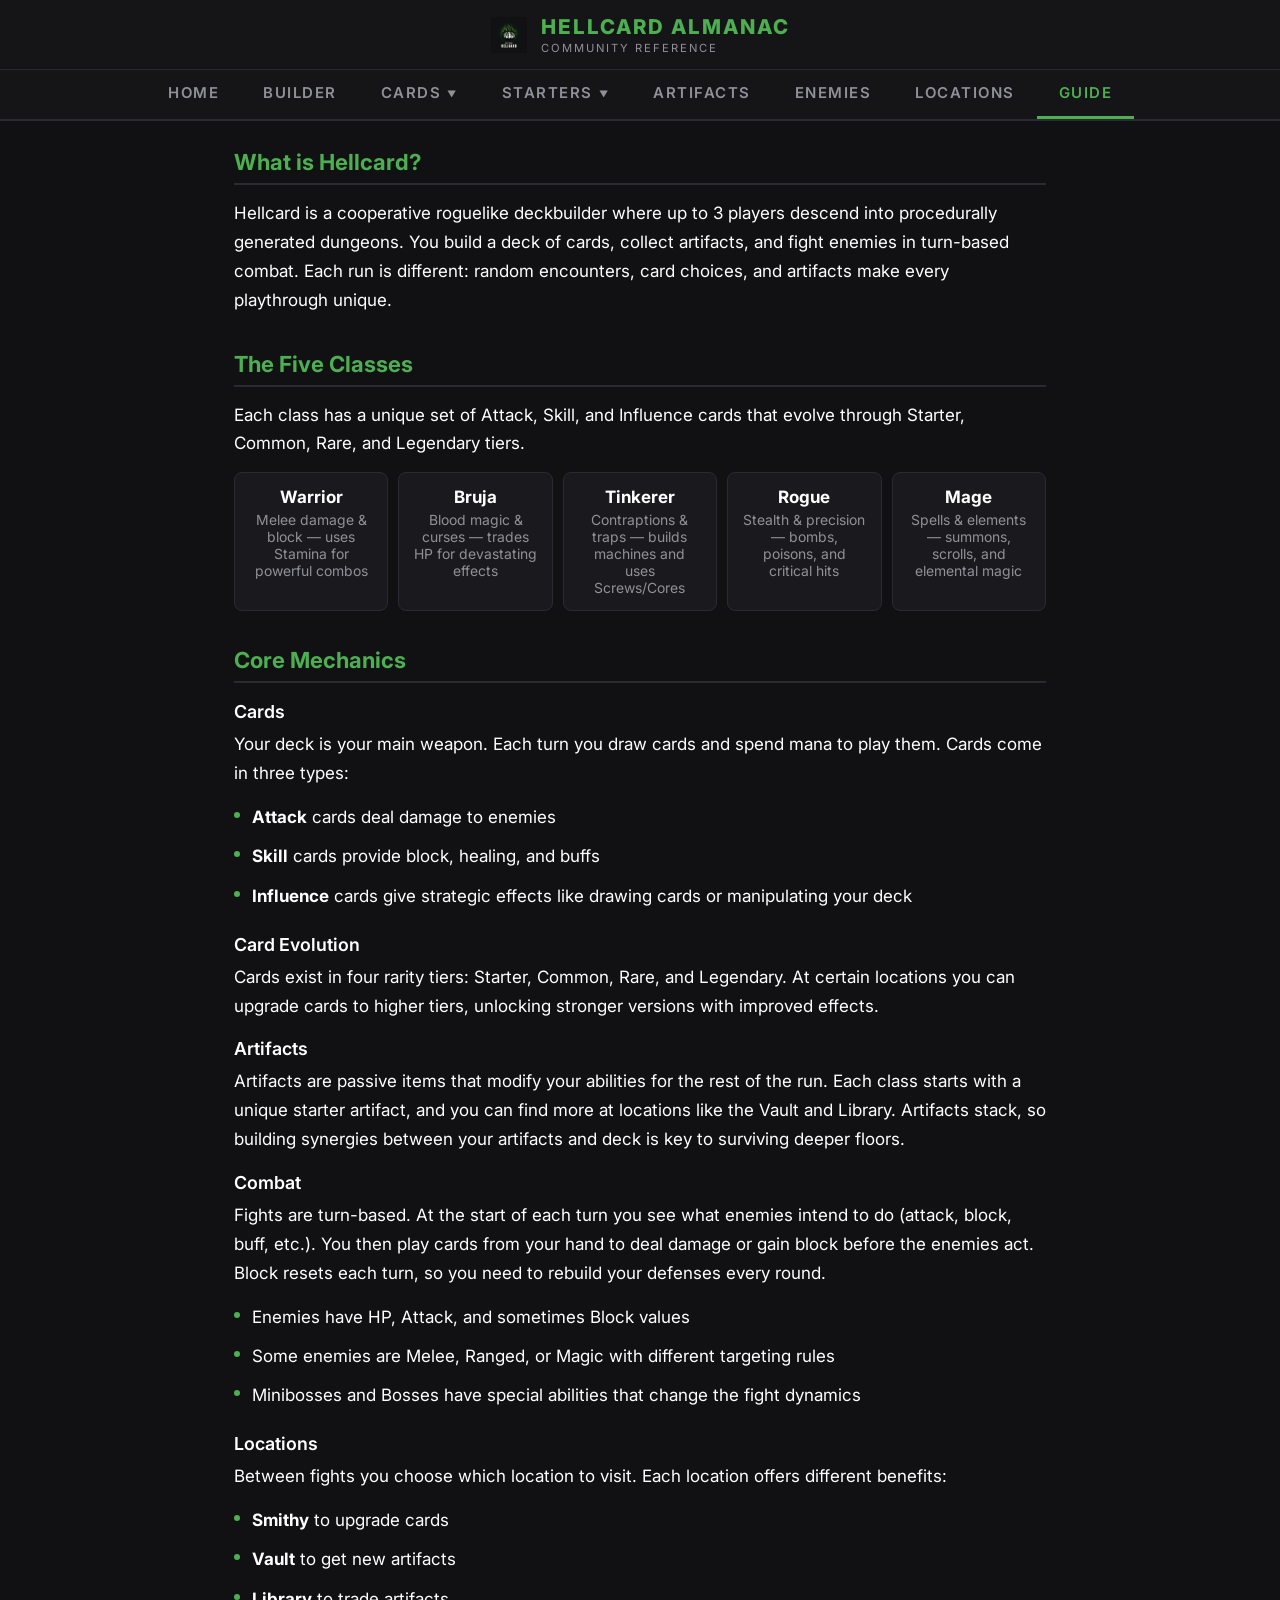
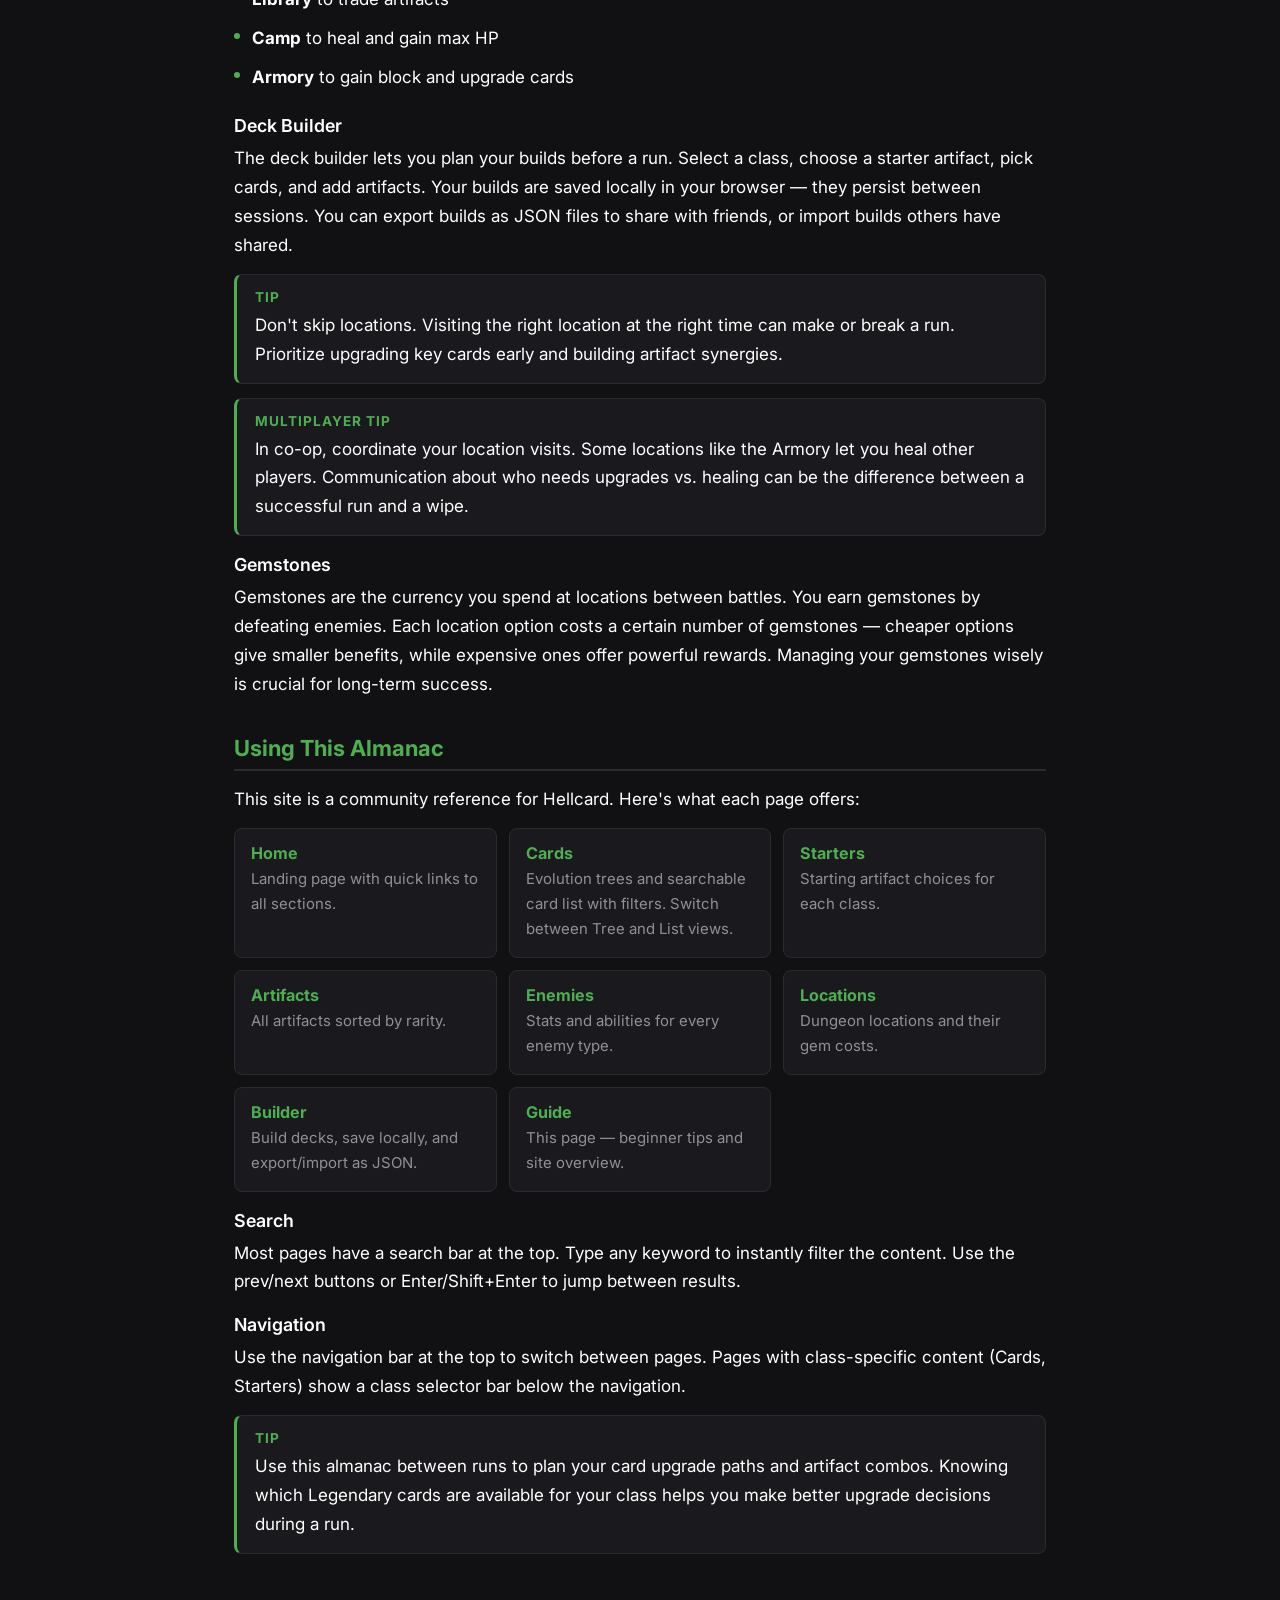
<file: guide.html>
<!DOCTYPE html>
<html lang="en">
<head>
<!-- Google tag (gtag.js) -->
<script async src="https://www.googletagmanager.com/gtag/js?id=G-T2G1HYB2GW"></script>
<script>
  window.dataLayer = window.dataLayer || [];
  function gtag(){dataLayer.push(arguments);}
  gtag('js', new Date());
  gtag('config', 'G-T2G1HYB2GW');
</script>
<meta charset="UTF-8">
<meta name="viewport" content="width=device-width, initial-scale=1.0">
<meta name="theme-color" content="#4caf50">
<meta name="apple-mobile-web-app-capable" content="yes">
<meta name="apple-mobile-web-app-status-bar-style" content="black-translucent">
<meta name="apple-mobile-web-app-title" content="Hellcard">
<link rel="manifest" href="manifest.json">
<link rel="apple-touch-icon" href="icon-192.png">
<title>Hellcard Almanac - Guide</title>
<link rel="icon" type="image/png" href="icon-192.png">
<link rel="stylesheet" href="header.css?v=4">
<style>
  .content-area { max-width: 860px; }

  .guide-section {
    margin-bottom: 36px;
  }
  .guide-section h2 {
    font-size: 1.3em; font-weight: 700; color: var(--accent);
    margin-bottom: 14px; padding-bottom: 8px;
    border-bottom: 2px solid var(--border);
  }
  .guide-section h3 {
    font-size: 1.05em; font-weight: 600; color: var(--text);
    margin: 18px 0 8px;
  }
  .guide-section p {
    line-height: 1.7; color: var(--text); margin-bottom: 10px;
  }
  .guide-section ul {
    list-style: none; padding: 0; margin-bottom: 12px;
  }
  .guide-section li {
    padding: 6px 0 6px 18px; position: relative; line-height: 1.6;
  }
  .guide-section li::before {
    content: ''; position: absolute; left: 0; top: 14px;
    width: 6px; height: 6px; border-radius: 50%; background: var(--accent);
  }

  .tip-box {
    background: var(--bg-card); border: 1px solid var(--border);
    border-left: 3px solid var(--accent); border-radius: 8px;
    padding: 14px 18px; margin: 14px 0;
  }
  .tip-box .tip-label {
    font-size: 0.8em; font-weight: 700; text-transform: uppercase;
    letter-spacing: 1px; color: var(--accent); margin-bottom: 6px;
  }
  .tip-box p { margin-bottom: 0; }

  .page-list {
    display: grid; grid-template-columns: repeat(auto-fill, minmax(240px, 1fr));
    gap: 12px; margin: 14px 0;
  }
  .page-item {
    background: var(--bg-card); border: 1px solid var(--border);
    border-radius: 8px; padding: 14px 16px;
  }
  .page-item a {
    font-weight: 700; color: var(--accent); text-decoration: none;
    font-size: 0.95em;
  }
  .page-item a:hover { text-decoration: underline; }
  .page-item p {
    font-size: 0.88em; color: var(--text-dim); margin: 4px 0 0;
  }

  .class-grid {
    display: grid; grid-template-columns: repeat(auto-fill, minmax(150px, 1fr));
    gap: 10px; margin: 14px 0;
  }
  .class-card {
    background: var(--bg-card); border: 1px solid var(--border);
    border-radius: 8px; padding: 14px; text-align: center;
  }
  .class-card .class-name {
    font-weight: 700; font-size: 1em; margin-bottom: 4px;
  }
  .class-card .class-role {
    font-size: 0.82em; color: var(--text-dim);
  }
</style>
<script async src="https://pagead2.googlesyndication.com/pagead/js/adsbygoogle.js?client=ca-pub-8683615884499373" crossorigin="anonymous"></script>
</head>
<body>

<div id="site-header"></div>

<div class="ad-slot">
  <ins class="adsbygoogle" style="display:block" data-ad-client="ca-pub-8683615884499373" data-ad-slot="" data-ad-format="horizontal" data-full-width-responsive="true"></ins>
  <script>(adsbygoogle = window.adsbygoogle || []).push({});</script>
</div>

<div class="content-area">

  <div class="guide-section">
    <h2>What is Hellcard?</h2>
    <p>Hellcard is a cooperative roguelike deckbuilder where up to 3 players descend into procedurally generated dungeons. You build a deck of cards, collect artifacts, and fight enemies in turn-based combat. Each run is different: random encounters, card choices, and artifacts make every playthrough unique.</p>
  </div>

  <div class="guide-section">
    <h2>The Five Classes</h2>
    <p>Each class has a unique set of Attack, Skill, and Influence cards that evolve through Starter, Common, Rare, and Legendary tiers.</p>
    <div class="class-grid">
      <div class="class-card">
        <div class="class-name">Warrior</div>
        <div class="class-role">Melee damage & block — uses Stamina for powerful combos</div>
      </div>
      <div class="class-card">
        <div class="class-name">Bruja</div>
        <div class="class-role">Blood magic & curses — trades HP for devastating effects</div>
      </div>
      <div class="class-card">
        <div class="class-name">Tinkerer</div>
        <div class="class-role">Contraptions & traps — builds machines and uses Screws/Cores</div>
      </div>
      <div class="class-card">
        <div class="class-name">Rogue</div>
        <div class="class-role">Stealth & precision — bombs, poisons, and critical hits</div>
      </div>
      <div class="class-card">
        <div class="class-name">Mage</div>
        <div class="class-role">Spells & elements — summons, scrolls, and elemental magic</div>
      </div>
    </div>
  </div>

  <div class="guide-section">
    <h2>Core Mechanics</h2>

    <h3>Cards</h3>
    <p>Your deck is your main weapon. Each turn you draw cards and spend mana to play them. Cards come in three types:</p>
    <ul>
      <li><strong>Attack</strong> cards deal damage to enemies</li>
      <li><strong>Skill</strong> cards provide block, healing, and buffs</li>
      <li><strong>Influence</strong> cards give strategic effects like drawing cards or manipulating your deck</li>
    </ul>

    <h3>Card Evolution</h3>
    <p>Cards exist in four rarity tiers: Starter, Common, Rare, and Legendary. At certain locations you can upgrade cards to higher tiers, unlocking stronger versions with improved effects.</p>

    <h3>Artifacts</h3>
    <p>Artifacts are passive items that modify your abilities for the rest of the run. Each class starts with a unique starter artifact, and you can find more at locations like the Vault and Library. Artifacts stack, so building synergies between your artifacts and deck is key to surviving deeper floors.</p>

    <h3>Combat</h3>
    <p>Fights are turn-based. At the start of each turn you see what enemies intend to do (attack, block, buff, etc.). You then play cards from your hand to deal damage or gain block before the enemies act. Block resets each turn, so you need to rebuild your defenses every round.</p>
    <ul>
      <li>Enemies have HP, Attack, and sometimes Block values</li>
      <li>Some enemies are Melee, Ranged, or Magic with different targeting rules</li>
      <li>Minibosses and Bosses have special abilities that change the fight dynamics</li>
    </ul>

    <h3>Locations</h3>
    <p>Between fights you choose which location to visit. Each location offers different benefits:</p>
    <ul>
      <li><strong>Smithy</strong> to upgrade cards</li>
      <li><strong>Vault</strong> to get new artifacts</li>
      <li><strong>Library</strong> to trade artifacts</li>
      <li><strong>Camp</strong> to heal and gain max HP</li>
      <li><strong>Armory</strong> to gain block and upgrade cards</li>
    </ul>

    <h3>Deck Builder</h3>
    <p>The deck builder lets you plan your builds before a run. Select a class, choose a starter artifact, pick cards, and add artifacts. Your builds are saved locally in your browser — they persist between sessions. You can export builds as JSON files to share with friends, or import builds others have shared.</p>

    <div class="tip-box">
      <div class="tip-label">Tip</div>
      <p>Don't skip locations. Visiting the right location at the right time can make or break a run. Prioritize upgrading key cards early and building artifact synergies.</p>
    </div>

    <div class="tip-box">
      <div class="tip-label">Multiplayer Tip</div>
      <p>In co-op, coordinate your location visits. Some locations like the Armory let you heal other players. Communication about who needs upgrades vs. healing can be the difference between a successful run and a wipe.</p>
    </div>

    <h3>Gemstones</h3>
    <p>Gemstones are the currency you spend at locations between battles. You earn gemstones by defeating enemies. Each location option costs a certain number of gemstones — cheaper options give smaller benefits, while expensive ones offer powerful rewards. Managing your gemstones wisely is crucial for long-term success.</p>
  </div>

  <div class="guide-section">
    <h2>Using This Almanac</h2>
    <p>This site is a community reference for Hellcard. Here's what each page offers:</p>

    <div class="page-list">
      <div class="page-item">
        <a href="home.html">Home</a>
        <p>Landing page with quick links to all sections.</p>
      </div>
      <div class="page-item">
        <a href="cards.html">Cards</a>
        <p>Evolution trees and searchable card list with filters. Switch between Tree and List views.</p>
      </div>
      <div class="page-item">
        <a href="starter_artifacts.html">Starters</a>
        <p>Starting artifact choices for each class.</p>
      </div>
      <div class="page-item">
        <a href="artifacts.html">Artifacts</a>
        <p>All artifacts sorted by rarity.</p>
      </div>
      <div class="page-item">
        <a href="enemies.html">Enemies</a>
        <p>Stats and abilities for every enemy type.</p>
      </div>
      <div class="page-item">
        <a href="locations.html">Locations</a>
        <p>Dungeon locations and their gem costs.</p>
      </div>
      <div class="page-item">
        <a href="deckbuilder.html">Builder</a>
        <p>Build decks, save locally, and export/import as JSON.</p>
      </div>
      <div class="page-item">
        <a href="guide.html">Guide</a>
        <p>This page — beginner tips and site overview.</p>
      </div>
    </div>

    <h3>Search</h3>
    <p>Most pages have a search bar at the top. Type any keyword to instantly filter the content. Use the prev/next buttons or Enter/Shift+Enter to jump between results.</p>

    <h3>Navigation</h3>
    <p>Use the navigation bar at the top to switch between pages. Pages with class-specific content (Cards, Starters) show a class selector bar below the navigation.</p>

    <div class="tip-box">
      <div class="tip-label">Tip</div>
      <p>Use this almanac between runs to plan your card upgrade paths and artifact combos. Knowing which Legendary cards are available for your class helps you make better upgrade decisions during a run.</p>
    </div>
  </div>

</div>

<script src="header.js?v=4"></script>
<div class="ad-slot ad-bottom">
  <ins class="adsbygoogle" style="display:block" data-ad-client="ca-pub-8683615884499373" data-ad-slot="" data-ad-format="horizontal" data-full-width-responsive="true"></ins>
  <script>(adsbygoogle = window.adsbygoogle || []).push({});</script>
</div>

<script type='text/javascript' src='https://storage.ko-fi.com/cdn/widget/Widget_2.js'></script><script type='text/javascript'>kofiwidget2.init('Support me on Ko-fi', '#4caf50', 'C1C11ZMZ2C');kofiwidget2.draw();</script>
<script>if('serviceWorker' in navigator) navigator.serviceWorker.register('/sw.js');</script>
</body>
</html>
</file>
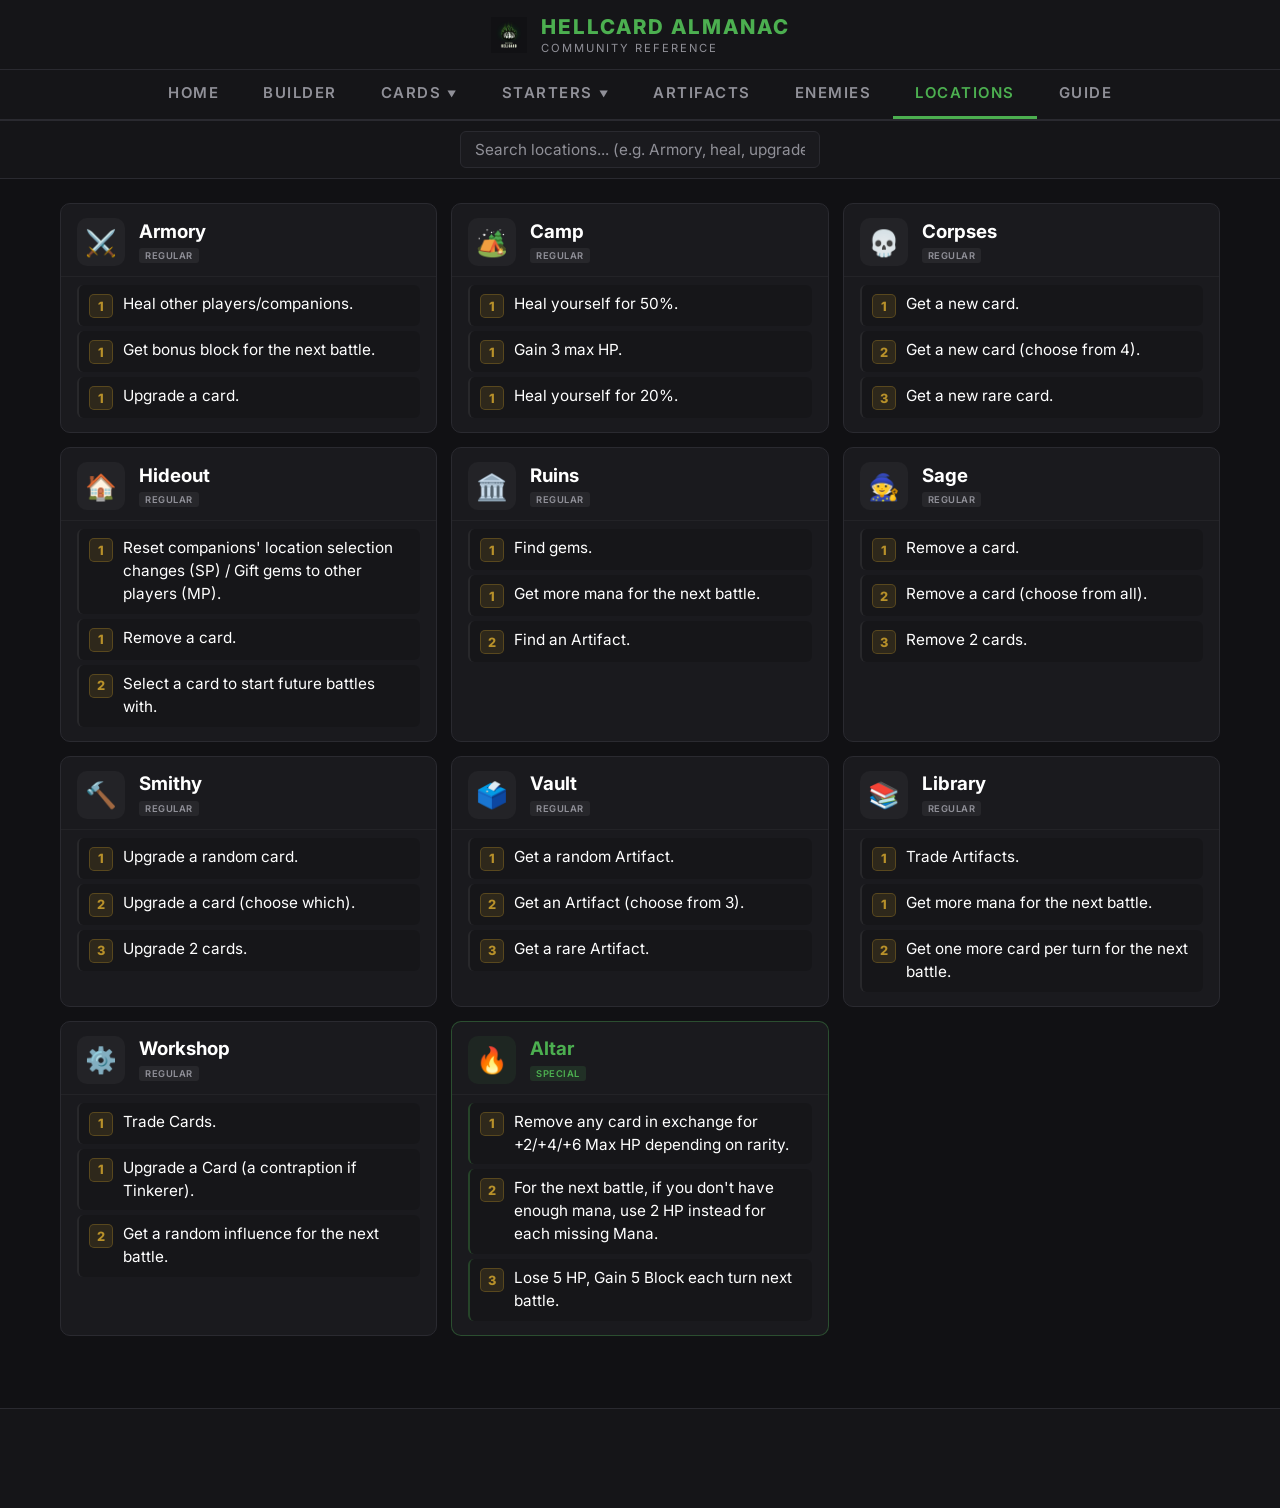
<file: locations.html>
<!DOCTYPE html>
<html lang="en">
<head>
<!-- Google tag (gtag.js) -->
<script async src="https://www.googletagmanager.com/gtag/js?id=G-T2G1HYB2GW"></script>
<script>
  window.dataLayer = window.dataLayer || [];
  function gtag(){dataLayer.push(arguments);}
  gtag('js', new Date());
  gtag('config', 'G-T2G1HYB2GW');
</script>
<meta charset="UTF-8">
<meta name="viewport" content="width=device-width, initial-scale=1.0">
<meta name="theme-color" content="#4caf50">
<meta name="apple-mobile-web-app-capable" content="yes">
<meta name="apple-mobile-web-app-status-bar-style" content="black-translucent">
<meta name="apple-mobile-web-app-title" content="Hellcard">
<link rel="manifest" href="manifest.json">
<link rel="apple-touch-icon" href="icon-192.png">
<title>Hellcard Almanac - Locations</title>
<link rel="icon" type="image/png" href="icon-192.png">
<link rel="stylesheet" href="header.css?v=4">
<link rel="stylesheet" href="search-enhance.css?v=1">
<style>
  .location-grid {
    display: grid;
    grid-template-columns: repeat(auto-fill, minmax(360px, 1fr));
    gap: 14px;
    padding: 24px 20px 40px;
    max-width: 1200px;
    margin: 0 auto;
  }

  .location-card {
    border-radius: 10px; border: 1px solid var(--border);
    background: var(--bg-card); transition: all 0.2s ease; overflow: hidden;
  }
  .location-card:hover {
    transform: translateY(-2px);
    border-color: rgba(76, 175, 80, 0.4);
  }
  .location-card.special-card { border-color: rgba(76, 175, 80, 0.35); }
  .location-card.special-card:hover { border-color: var(--accent); }
  .location-card.hidden { display: none; }

  .location-header {
    display: flex; align-items: center; gap: 14px;
    padding: 14px 16px 10px;
    border-bottom: 1px solid rgba(255,255,255,0.04);
  }
  .location-icon {
    width: 48px; height: 48px; border-radius: 10px;
    background: rgba(255,255,255,0.04); display: flex; align-items: center;
    justify-content: center; font-size: 1.5em; flex-shrink: 0;
  }
  .special-card .location-icon { background: rgba(76, 175, 80, 0.08); }
  .location-title-area { flex: 1; min-width: 0; }
  .location-name { font-weight: 700; font-size: 1.1em; line-height: 1.2; }
  .special-card .location-name { color: var(--accent); }
  .location-badge {
    display: inline-block; font-size: 0.55em; font-weight: 600;
    text-transform: uppercase; letter-spacing: 0.5px;
    padding: 2px 6px; border-radius: 3px; margin-top: 3px;
  }
  .badge-regular { background: rgba(255,255,255,0.06); color: var(--text-dim); }
  .badge-special { background: rgba(76, 175, 80, 0.15); color: var(--accent); }

  .location-body { padding: 8px 16px 14px; }

  .location-option {
    display: flex; align-items: flex-start; gap: 10px;
    padding: 8px 10px; margin-bottom: 5px;
    background: rgba(0,0,0,0.15); border-radius: 6px;
    border-left: 2px solid rgba(255,255,255,0.08);
  }
  .special-card .location-option { border-left-color: rgba(76, 175, 80, 0.3); }
  .location-option:last-child { margin-bottom: 0; }

  .option-gem {
    display: flex; align-items: center; justify-content: center;
    width: 24px; height: 24px; border-radius: 5px; flex-shrink: 0; margin-top: 1px;
    background: rgba(184, 145, 42, 0.15); border: 1px solid rgba(184, 145, 42, 0.3);
    font-size: 0.75em; font-weight: 800; color: #b8912a;
  }
  .option-text {
    font-size: 0.9em; line-height: 1.5; color: var(--text); flex: 1;
  }

  @media (max-width: 720px) {
    .location-grid { grid-template-columns: 1fr; padding: 16px 12px 20px; }
  }
</style>
<script async src="https://pagead2.googlesyndication.com/pagead/js/adsbygoogle.js?client=ca-pub-8683615884499373" crossorigin="anonymous"></script>
</head>
<body>

<div id="site-header">
  <div class="search-bar">
    <input type="text" id="searchInput" placeholder="Search locations... (e.g. Armory, heal, upgrade)">
  </div>
</div>
<script src="header.js?v=4"></script>


<div id="location-content"></div>
<div class="no-results" id="noResults">No locations match your search.</div>

<script>
const LOCATIONS = {
  regular: [
    {
      name: "Armory",
      icon: "⚔️",
      options: [
        {cost: 1, text: "Heal other players/companions."},
        {cost: 1, text: "Get bonus block for the next battle."},
        {cost: 1, text: "Upgrade a card."}
      ]
    },
    {
      name: "Camp",
      icon: "🏕️",
      options: [
        {cost: 1, text: "Heal yourself for 50%."},
        {cost: 1, text: "Gain 3 max HP."},
        {cost: 1, text: "Heal yourself for 20%."}
      ]
    },
    {
      name: "Corpses",
      icon: "💀",
      options: [
        {cost: 1, text: "Get a new card."},
        {cost: 2, text: "Get a new card (choose from 4)."},
        {cost: 3, text: "Get a new rare card."}
      ]
    },
    {
      name: "Hideout",
      icon: "🏠",
      options: [
        {cost: 1, text: "Reset companions' location selection changes (SP) / Gift gems to other players (MP)."},
        {cost: 1, text: "Remove a card."},
        {cost: 2, text: "Select a card to start future battles with."}
      ]
    },
    {
      name: "Ruins",
      icon: "🏛️",
      options: [
        {cost: 1, text: "Find gems."},
        {cost: 1, text: "Get more mana for the next battle."},
        {cost: 2, text: "Find an Artifact."}
      ]
    },
    {
      name: "Sage",
      icon: "🧙",
      options: [
        {cost: 1, text: "Remove a card."},
        {cost: 2, text: "Remove a card (choose from all)."},
        {cost: 3, text: "Remove 2 cards."}
      ]
    },
    {
      name: "Smithy",
      icon: "🔨",
      options: [
        {cost: 1, text: "Upgrade a random card."},
        {cost: 2, text: "Upgrade a card (choose which)."},
        {cost: 3, text: "Upgrade 2 cards."}
      ]
    },
    {
      name: "Vault",
      icon: "🗳️",
      options: [
        {cost: 1, text: "Get a random Artifact."},
        {cost: 2, text: "Get an Artifact (choose from 3)."},
        {cost: 3, text: "Get a rare Artifact."}
      ]
    },
    {
      name: "Library",
      icon: "📚",
      options: [
        {cost: 1, text: "Trade Artifacts."},
        {cost: 1, text: "Get more mana for the next battle."},
        {cost: 2, text: "Get one more card per turn for the next battle."}
      ]
    },
    {
      name: "Workshop",
      icon: "⚙️",
      options: [
        {cost: 1, text: "Trade Cards."},
        {cost: 1, text: "Upgrade a Card (a contraption if Tinkerer)."},
        {cost: 2, text: "Get a random influence for the next battle."}
      ]
    }
  ],
  special: [
    {
      name: "Altar",
      icon: "🔥",
      options: [
        {cost: 1, text: "Remove any card in exchange for +2/+4/+6 Max HP depending on rarity."},
        {cost: 2, text: "For the next battle, if you don't have enough mana, use 2 HP instead for each missing Mana."},
        {cost: 3, text: "Lose 5 HP, Gain 5 Block each turn next battle."}
      ]
    }
  ]
};

function buildPage() {
  const container = document.getElementById('location-content');
  container.innerHTML = '<div class="location-grid" id="grid-all"></div>';
  const grid = document.getElementById('grid-all');
  for (const loc of LOCATIONS.regular) grid.appendChild(createLocationCard(loc, 'regular'));
  for (const loc of LOCATIONS.special) grid.appendChild(createLocationCard(loc, 'special'));
}

function createLocationCard(loc, type) {
  const card = document.createElement('div');
  card.className = `location-card ${type}-card`;
  card.dataset.name = loc.name.toLowerCase();
  card.dataset.options = loc.options.map(o => o.text).join(' ').toLowerCase();

  const badgeClass = type === 'special' ? 'badge-special' : 'badge-regular';
  const badgeText = type === 'special' ? 'Special' : 'Regular';

  let optionsHtml = '';
  for (const opt of loc.options) {
    optionsHtml += `<div class="location-option"><div class="option-gem">${opt.cost}</div><div class="option-text">${opt.text}</div></div>`;
  }

  card.innerHTML = `
    <div class="location-header">
      <div class="location-icon">${loc.icon}</div>
      <div class="location-title-area">
        <div class="location-name">${loc.name}</div>
        <span class="location-badge ${badgeClass}">${badgeText}</span>
      </div>
    </div>
    <div class="location-body">${optionsHtml}</div>
  `;

  return card;
}

document.getElementById('searchInput').addEventListener('input', function() {
  const query = this.value.toLowerCase().trim();
  const allCards = document.querySelectorAll('.location-card');
  let anyVisible = false;
  if (!query) {
    allCards.forEach(c => c.classList.remove('hidden'));
    document.getElementById('noResults').style.display = 'none';
    return;
  }
  allCards.forEach(card => {
    const match = card.dataset.name.includes(query) || card.dataset.options.includes(query);
    card.classList.toggle('hidden', !match);
    if (match) anyVisible = true;
  });
  document.getElementById('noResults').style.display = anyVisible ? 'none' : 'block';
});

buildPage();
</script>
<script src="search-enhance.js?v=1"></script>
<script>
createSearchEnhancer({
  inputId: 'searchInput',
  getItems: function() { return document.querySelectorAll('.location-card:not(.hidden)'); },
  matchFn: function(el, query) { return el.dataset.name.includes(query) || el.dataset.options.includes(query); }
});
</script>
<div class="ad-slot ad-bottom">
  <ins class="adsbygoogle" style="display:block" data-ad-client="ca-pub-8683615884499373" data-ad-slot="" data-ad-format="horizontal" data-full-width-responsive="true"></ins>
  <script>(adsbygoogle = window.adsbygoogle || []).push({});</script>
</div>

<script type='text/javascript' src='https://storage.ko-fi.com/cdn/widget/Widget_2.js'></script><script type='text/javascript'>kofiwidget2.init('Support me on Ko-fi', '#4caf50', 'C1C11ZMZ2C');kofiwidget2.draw();</script>
<script>if('serviceWorker' in navigator) navigator.serviceWorker.register('/sw.js');</script>
</body>
</html>
</file>
<file: header.css>
@import url('https://fonts.googleapis.com/css2?family=Inter:wght@300;400;500;600;700;800&display=swap');

:root {
  --bg-dark: #111114;
  --bg-card: #1a1a1e;
  --bg-panel: #151518;
  --border: #2a2a30;
  --text: #ffffff;
  --text-dim: #909098;
  --accent: #4caf50;
  --accent-glow: rgba(76, 175, 80, 0.3);
  --legendary: #4caf50;
  --gold-glow: rgba(76, 175, 80, 0.3);
}

* { margin: 0; padding: 0; box-sizing: border-box; }

body {
  background: var(--bg-dark);
  color: var(--text);
  font-family: 'Inter', sans-serif;
  font-size: 17px;
  min-height: 100vh;
}

/* === BANNER === */
.site-banner {
  display: flex; align-items: center; justify-content: center; gap: 14px;
  padding: 14px 20px; background: var(--bg-panel);
  border-bottom: 1px solid var(--border);
}
.site-banner img { height: 36px; width: auto; }
.site-banner h1 {
  font-size: 1.2em; font-weight: 800;
  letter-spacing: 2px; color: var(--accent);
  margin: 0;
}
.site-banner .subtitle {
  font-size: 0.55em; font-weight: 400;
  letter-spacing: 2px; color: var(--text-dim); display: block; margin-top: 2px;
}

#site-header {
  position: sticky; top: 0; z-index: 200;
}

/* === SITE NAV === */
.site-nav {
  display: flex; justify-content: center; align-items: stretch; gap: 0;
  background: var(--bg-panel); border-bottom: 2px solid var(--border);
}
.nav-item { position: relative; }
.nav-link {
  display: flex; align-items: center; gap: 6px; padding: 14px 22px;
  color: var(--text-dim); font-weight: 600;
  font-size: 0.88em; letter-spacing: 1.5px; text-transform: uppercase;
  text-decoration: none; transition: all 0.2s ease; border-bottom: 3px solid transparent;
  cursor: pointer; background: none; border-top: none; border-left: none; border-right: none;
}
.nav-link:hover { color: var(--text); background: rgba(255,255,255,0.03); }
.nav-link.active { color: var(--accent); border-bottom-color: var(--accent); }
.nav-link .arrow { font-size: 0.6em; transition: transform 0.2s; }
.nav-item:hover .arrow { transform: rotate(180deg); }
.nav-dropdown {
  display: none; position: absolute; top: 100%; left: 50%; transform: translateX(-50%);
  background: var(--bg-card); border: 1px solid var(--border); border-radius: 8px;
  padding: 6px; min-width: 180px; z-index: 300;
}
.nav-item:hover .nav-dropdown { display: block; }
.dropdown-item {
  display: flex; align-items: center; gap: 8px; padding: 10px 14px;
  border-radius: 6px; font-weight: 600;
  font-size: 0.88em; letter-spacing: 1px; cursor: pointer; transition: background 0.15s;
  text-decoration: none; border: none; background: none; width: 100%; text-align: left; color: inherit;
}
.dropdown-item:hover { background: rgba(255,255,255,0.06); }
.dropdown-item .dot { display: none; }
.dropdown-item.active-class { background: rgba(255,255,255,0.04); }

/* === CLASS BAR (always-visible sub-nav for active pages with class dropdown) === */
.class-bar {
  display: flex; justify-content: center; gap: 6px; padding: 8px 20px;
  background: var(--bg-panel); border-bottom: 1px solid var(--border);
}
.class-bar button {
  padding: 5px 16px; border-radius: 6px; border: 1px solid var(--border);
  background: var(--bg-card); color: var(--text-dim); font-size: 0.82em;
  font-weight: 600; cursor: pointer; transition: all 0.15s; font-family: inherit;
}
.class-bar button:hover { border-color: rgba(76,175,80,0.4); color: var(--text); }
.class-bar button.active-class { background: rgba(76,175,80,0.15); border-color: var(--accent); color: var(--accent); }

/* === SEARCH BAR === */
.search-bar {
  display: flex; justify-content: center; padding: 10px 20px;
  background: var(--bg-panel); border-bottom: 1px solid var(--border);
}
.search-bar input {
  background: var(--bg-card); border: 1px solid var(--border); border-radius: 6px;
  padding: 8px 14px; color: var(--text); font-size: 0.9em; width: 360px;
  outline: none; font-family: 'Inter', sans-serif;
}
.search-bar input::placeholder { color: var(--text-dim); }
.search-bar input:focus { border-color: var(--accent); }

/* === SHARED PAGE LAYOUT === */
.content-area {
  max-width: 1300px; margin: 0 auto; padding: 28px 24px 48px;
}

.section-title {
  text-align: center; font-size: 1.5em; font-weight: 700;
  margin: 28px 0 16px; padding-bottom: 10px;
  border-bottom: 2px solid var(--border);
  color: var(--accent);
}
.section-title:first-child { margin-top: 0; }

.card {
  border-radius: 10px; border: 1px solid var(--border);
  background: var(--bg-card); transition: border-color 0.2s, transform 0.2s;
}
.card:hover { transform: translateY(-2px); border-color: rgba(76, 175, 80, 0.4); }

.item-grid {
  display: grid; gap: 14px;
}

.no-results {
  text-align: center; padding: 60px 20px; color: var(--text-dim);
  font-size: 1.1em; display: none;
}

/* === PAGE TITLE === */
.page-title {
  font-size: 1.4em; font-weight: 700; text-align: center;
  margin-top: 32px; margin-bottom: 12px; letter-spacing: 1.5px;
  text-transform: uppercase; color: var(--accent);
}

/* === BADGE === */
.badge {
  display: inline-block; font-size: 0.7em; font-weight: 700;
  text-transform: uppercase; letter-spacing: 0.5px;
  padding: 2px 8px; border-radius: 4px;
}

/* === HAMBURGER MENU === */
.nav-hamburger {
  display: none;
  background: none; border: none; color: var(--text); cursor: pointer;
  padding: 10px 16px; font-size: 1.4em; line-height: 1;
}

/* === MOBILE RESPONSIVE === */
@media (max-width: 768px) {
  .site-banner { padding: 10px 16px; gap: 10px; position: relative; }
  .site-banner img { height: 28px; }
  .site-banner h1 { font-size: 1em; letter-spacing: 1px; }

  .nav-hamburger { display: flex; align-items: center; justify-content: center; position: absolute; right: 8px; top: 0; bottom: 0; z-index: 301; }
  .site-nav {
    position: relative;
    flex-direction: column; align-items: stretch;
    max-height: 0; overflow: hidden; transition: max-height 0.3s ease;
  }
  .site-nav.open { max-height: 600px; }
  .nav-item { border-bottom: 1px solid var(--border); }
  .nav-link { padding: 12px 20px; font-size: 0.82em; justify-content: space-between; }
  .nav-dropdown {
    position: static; transform: none; border: none; border-radius: 0;
    background: rgba(0,0,0,0.2); padding: 0 0 4px;
  }
  .nav-item:hover .nav-dropdown { display: none; }
  .nav-item.mobile-open .nav-dropdown { display: block; }
  .dropdown-item { padding: 10px 24px; }

  .class-bar { padding: 6px 12px; gap: 4px; flex-wrap: wrap; }
  .class-bar button { padding: 4px 10px; font-size: 0.75em; }

  .search-bar { padding: 8px 12px; }
  .search-bar input { width: 100%; }

  .content-area { padding: 16px 12px 32px; }
}

/* === KO-FI FLOATING BUTTON === */
.btn-container {
  position: fixed !important;
  bottom: 16px;
  left: 16px;
  z-index: 999;
}

/* === AD SLOTS === */
.ad-bottom {
  display: flex; justify-content: center; align-items: center;
  padding: 20px; background: var(--bg-panel);
  border-top: 1px solid var(--border); min-height: 100px;
  margin-top: 32px; overflow: hidden;
}
.ad-bottom ins { display: block; }

@media (max-width: 768px) {
  .ad-bottom { min-height: 50px; padding: 12px; margin-top: 20px; }
  .btn-container { display: none !important; }
}
</file>
<file: search-enhance.css>
/* === ENHANCED SEARCH === */
.search-results-bar {
  display: none; align-items: center; gap: 10px;
  padding: 6px 20px; background: var(--bg-panel);
  border-bottom: 1px solid var(--border); justify-content: center;
}
.search-results-bar.visible { display: flex; }
.search-count {
  font-size: 0.82em; font-weight: 600; color: var(--text-dim);
  min-width: 100px; text-align: center;
}
.search-count .current { color: var(--accent); font-weight: 700; }
.search-nav-btn {
  background: var(--bg-card); border: 1px solid var(--border);
  border-radius: 6px; padding: 4px 12px; color: var(--text);
  font-size: 0.82em; font-weight: 600; cursor: pointer;
  transition: border-color 0.15s, background 0.15s;
}
.search-nav-btn:hover { border-color: var(--accent); background: rgba(76,175,80,0.08); }
.search-nav-btn:disabled { opacity: 0.3; cursor: default; }
.search-nav-btn:disabled:hover { border-color: var(--border); background: var(--bg-card); }

.search-highlight {
  outline: 2px solid var(--accent); outline-offset: 2px;
  border-radius: 8px;
}
</file>
